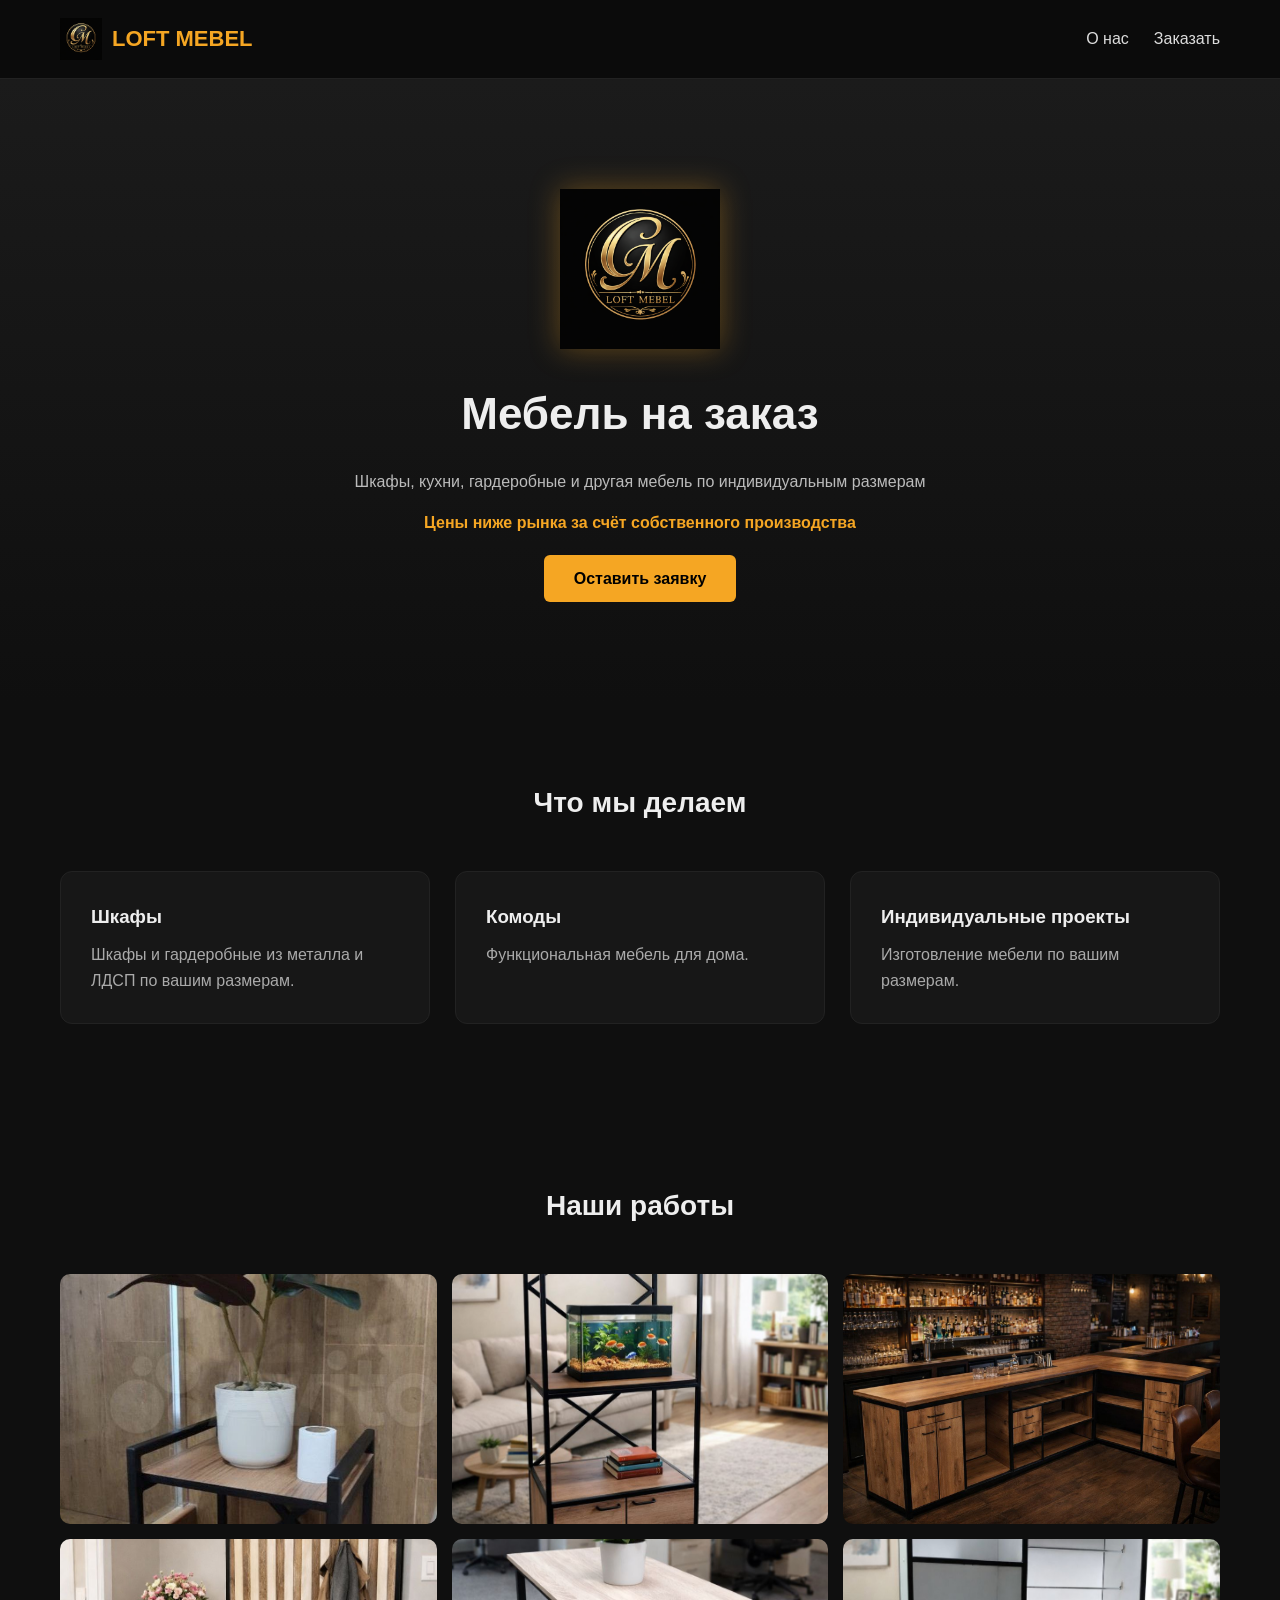
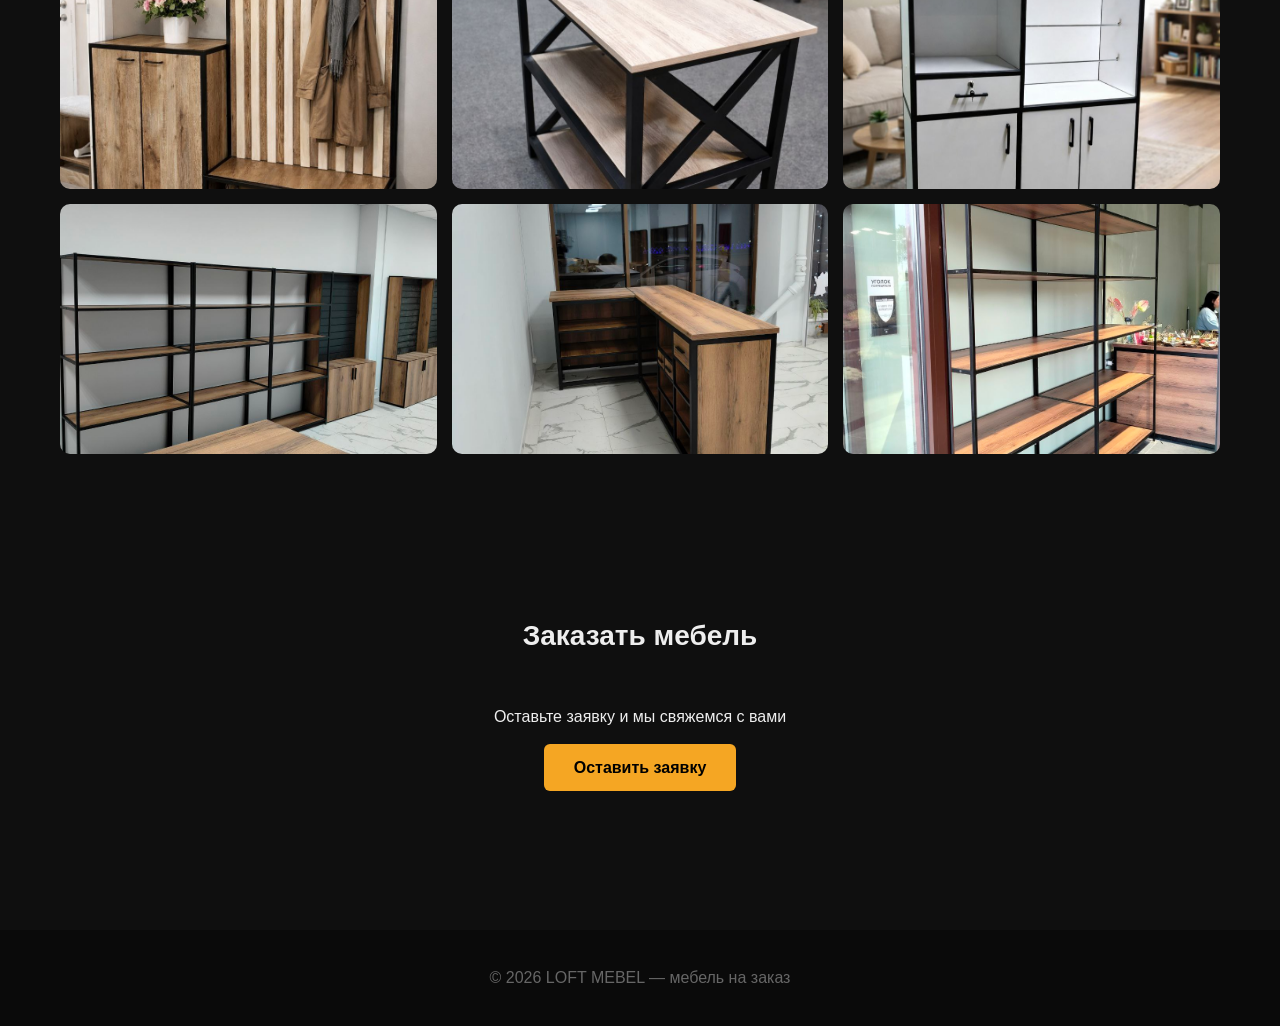
<file: index.html>
<!DOCTYPE html>
<html lang="ru">
<head>
<meta charset="UTF-8">
<meta name="viewport" content="width=device-width, initial-scale=1.0">
<title>LOFT MEBEL — мебель на заказ</title>

<style>

*{
margin:0;
padding:0;
box-sizing:border-box;
font-family:Arial,Helvetica,sans-serif;
}

body{
background:#0f0f0f;
color:#eee;
line-height:1.6;
}

.container{
max-width:1200px;
margin:auto;
padding:0 20px;
}

/* HEADER */

header{
background:#0b0b0b;
border-bottom:1px solid #222;
position:sticky;
top:0;
z-index:1000;
}

nav{
display:flex;
justify-content:space-between;
align-items:center;
padding:18px 0;
}

.logo{
display:flex;
align-items:center;
gap:10px;
font-size:22px;
font-weight:bold;
color:#f5a623;
}

.logo img{
height:42px;
}

nav ul{
display:flex;
gap:25px;
list-style:none;
}

nav a{
color:#ddd;
text-decoration:none;
transition:0.3s;
}

nav a:hover{
color:#f5a623;
}

/* HERO */

.hero{
padding:110px 0;
text-align:center;
background:linear-gradient(180deg,#1b1b1b,#0f0f0f);
}

.hero h1{
font-size:44px;
margin-bottom:20px;
animation:fadeUp 1s ease;
}

.hero p{
color:#bbb;
margin-bottom:15px;
}

.market{
color:#f5a623;
font-weight:bold;
margin-bottom:30px;
}

.btn{
background:#f5a623;
color:#000;
padding:15px 30px;
border-radius:6px;
font-weight:bold;
text-decoration:none;
transition:0.3s;
}

.btn:hover{
transform:scale(1.05);
}

/* SECTIONS */

.section{
padding:80px 0;
}

.section h2{
text-align:center;
margin-bottom:45px;
font-size:28px;
}

/* CARDS */

.grid{
display:grid;
grid-template-columns:repeat(auto-fit,minmax(260px,1fr));
gap:25px;
}

.card{
background:#171717;
padding:30px;
border-radius:12px;
border:1px solid #222;
transition:0.3s;
}

.card:hover{
transform:translateY(-8px);
border-color:#f5a623;
}

.card h3{
margin-bottom:10px;
}

.card p{
color:#aaa;
}

/* GALLERY */

.gallery{
display:grid;
grid-template-columns:repeat(3,1fr);
gap:15px;
}

.gallery img{
width:100%;
height:250px;
object-fit:cover;
border-radius:10px;
transition:0.4s;
cursor:pointer;
}

.gallery img:hover{
transform:scale(1.08);
}

/* LIGHTBOX */

#lightbox{
position:fixed;
top:0;
left:0;
width:100%;
height:100%;
background:rgba(0,0,0,0.95);
display:none;
align-items:center;
justify-content:center;
z-index:2000;
}

#lightbox img{
max-width:90%;
max-height:90%;
border-radius:10px;
}

#lightbox.active{
display:flex;
}

/* CONTACT */

.contact{
text-align:center;
}

/* FOOTER */

footer{
background:#0a0a0a;
padding:35px;
text-align:center;
color:#666;
margin-top:70px;
}

/* ANIMATION */

@keyframes fadeUp{
from{
opacity:0;
transform:translateY(30px);
}
to{
opacity:1;
transform:translateY(0);
}
}

/* MOBILE */

@media(max-width:900px){

.gallery{
grid-template-columns:repeat(2,1fr);
}

.hero h1{
font-size:32px;
}

}

@media(max-width:500px){

.gallery{
grid-template-columns:1fr;
}

nav{
flex-direction:column;
gap:15px;
}

}

.hero-logo{
display:flex;
justify-content:center;
margin-bottom:30px;
animation:fadeUp 1.2s ease;
}

.hero-logo img{
width:160px;
height:160px;
object-fit:contain;
filter:drop-shadow(0 0 15px rgba(245,166,35,0.35));
}

</style>

</head>

<body>

<header>
<div class="container">

<nav>

<div class="logo">
<img src="logo.png">
LOFT MEBEL
</div>

<ul>
<li><a href="about.html">О нас</a></li>
<li><a href="contact.html">Заказать</a></li>
</ul>

</nav>

</div>
</header>


<section class="hero">

<div class="container">

<div class="hero-logo">
<img src="logo.png" alt="LOFT MEBEL">
</div>

<h1>Мебель на заказ</h1>

<p>Шкафы, кухни, гардеробные и другая мебель по индивидуальным размерам</p>

<div class="market">
Цены ниже рынка за счёт собственного производства
</div>

<a class="btn" href="contact.html">Оставить заявку</a>

</div>

</section>


<section class="section">

<div class="container">

<h2>Что мы делаем</h2>

<div class="grid">

<div class="card">
<h3>Шкафы</h3>
<p>Шкафы и гардеробные из металла и ЛДСП по вашим размерам.</p>
</div>

<div class="card">
<h3>Комоды</h3>
<p>Функциональная мебель для дома.</p>
</div>

<div class="card">
<h3>Индивидуальные проекты</h3>
<p>Изготовление мебели по вашим размерам.</p>
</div>

</div>

</div>

</section>


<section class="section">

<div class="container">

<h2>Наши работы</h2>

<div class="gallery">

<img src="1.jpeg">
<img src="2.jpeg">
<img src="3.jpeg">

<img src="4.jpeg">
<img src="5.jpeg">
<img src="6.jpeg">

<img src="7.jpeg">
<img src="8.jpeg">
<img src="9.jpeg">

</div>

</div>

</section>


<section class="section contact">

<div class="container">

<h2>Заказать мебель</h2>

<p>Оставьте заявку и мы свяжемся с вами</p>

<br>

<a class="btn" href="contact.html">Оставить заявку</a>

</div>

</section>


<footer>
<p>© 2026 LOFT MEBEL — мебель на заказ</p>
</footer>


<div id="lightbox">
<img id="lightbox-img">
</div>


<script>

const images = document.querySelectorAll(".gallery img");
const lightbox = document.getElementById("lightbox");
const lightboxImg = document.getElementById("lightbox-img");

images.forEach(img=>{
img.addEventListener("click",()=>{
lightbox.classList.add("active");
lightboxImg.src = img.src;
});
});

lightbox.addEventListener("click",()=>{
lightbox.classList.remove("active");
});

</script>

</body>
</html>
</file>
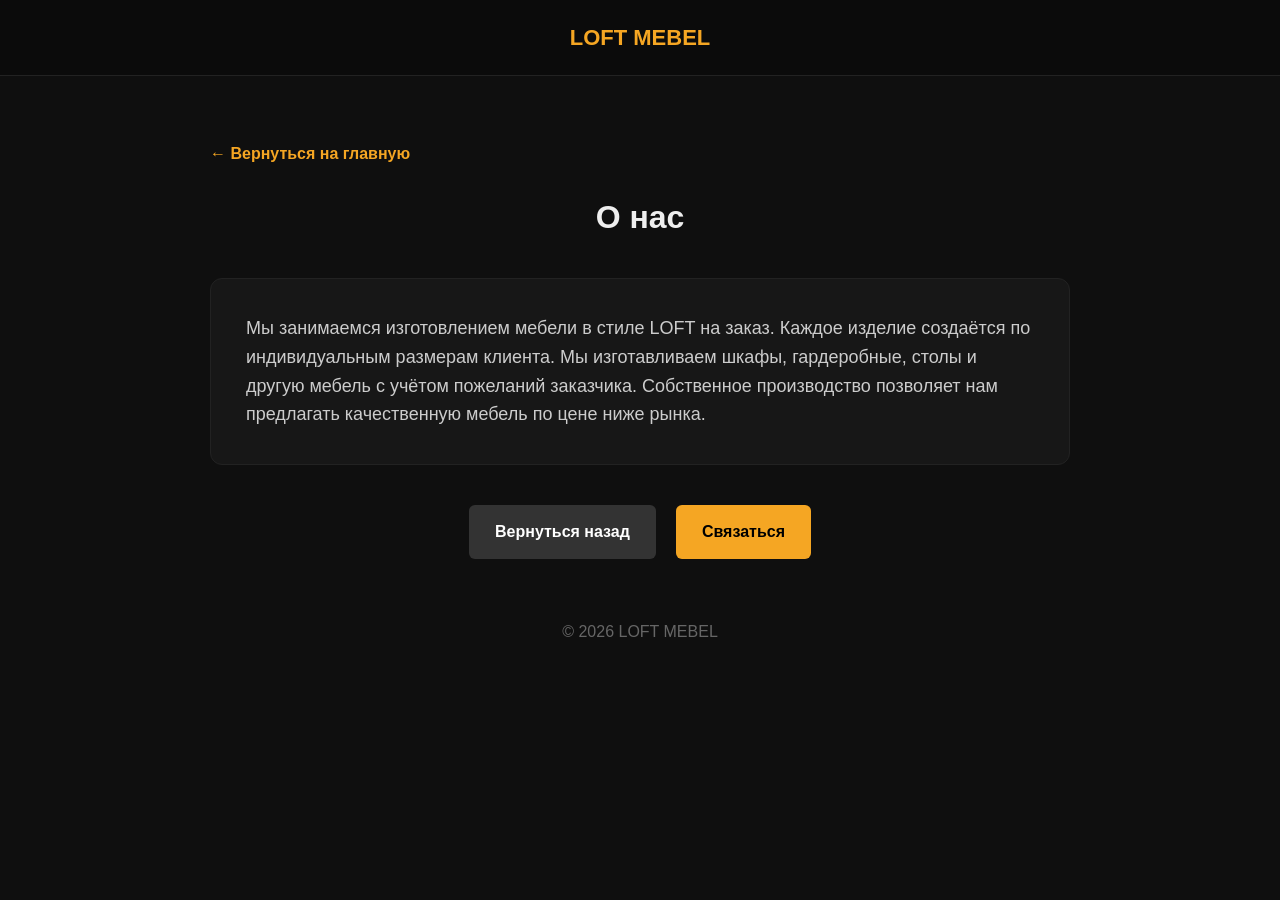
<file: about.html>
<!DOCTYPE html>
<html lang="ru">
<head>
<meta charset="UTF-8">
<meta name="viewport" content="width=device-width, initial-scale=1.0">
<title>О нас — LOFT MEBEL</title>

<style>

*{
margin:0;
padding:0;
box-sizing:border-box;
font-family:Arial,Helvetica,sans-serif;
}

body{
background:#0f0f0f;
color:#eee;
line-height:1.6;
}

.container{
max-width:900px;
margin:auto;
padding:40px 20px;
}

header{
background:#0b0b0b;
border-bottom:1px solid #222;
padding:20px;
text-align:center;
}

.logo{
font-size:22px;
font-weight:bold;
color:#f5a623;
}

.back{
display:inline-block;
margin:25px 0;
color:#f5a623;
text-decoration:none;
font-weight:bold;
}

h1{
text-align:center;
margin-bottom:35px;
}

.about-box{
background:#171717;
border:1px solid #222;
border-radius:12px;
padding:35px;
font-size:18px;
color:#ccc;
margin-bottom:40px;
}

.buttons{
display:flex;
justify-content:center;
gap:20px;
flex-wrap:wrap;
}

.btn{
padding:14px 26px;
border-radius:6px;
text-decoration:none;
font-weight:bold;
transition:0.3s;
}

.home{
background:#333;
color:white;
}

.contact{
background:#f5a623;
color:#000;
}

.btn:hover{
transform:scale(1.05);
}

footer{
margin-top:60px;
text-align:center;
color:#666;
}

</style>

</head>

<body>

<header>
<div class="logo">LOFT MEBEL</div>
</header>

<div class="container">

<a class="back" href="index.html">← Вернуться на главную</a>

<h1>О нас</h1>

<div class="about-box">

Мы занимаемся изготовлением мебели в стиле LOFT на заказ.

Каждое изделие создаётся по индивидуальным размерам клиента.  
Мы изготавливаем шкафы, гардеробные, столы и другую мебель с учётом пожеланий заказчика.

Собственное производство позволяет нам предлагать качественную мебель по цене ниже рынка.

</div>

<div class="buttons">

<a class="btn home" href="index.html">
Вернуться назад
</a>

<a class="btn contact" href="contact.html">
Связаться
</a>

</div>

<footer>
© 2026 LOFT MEBEL
</footer>

</div>

</body>
</html>
</file>
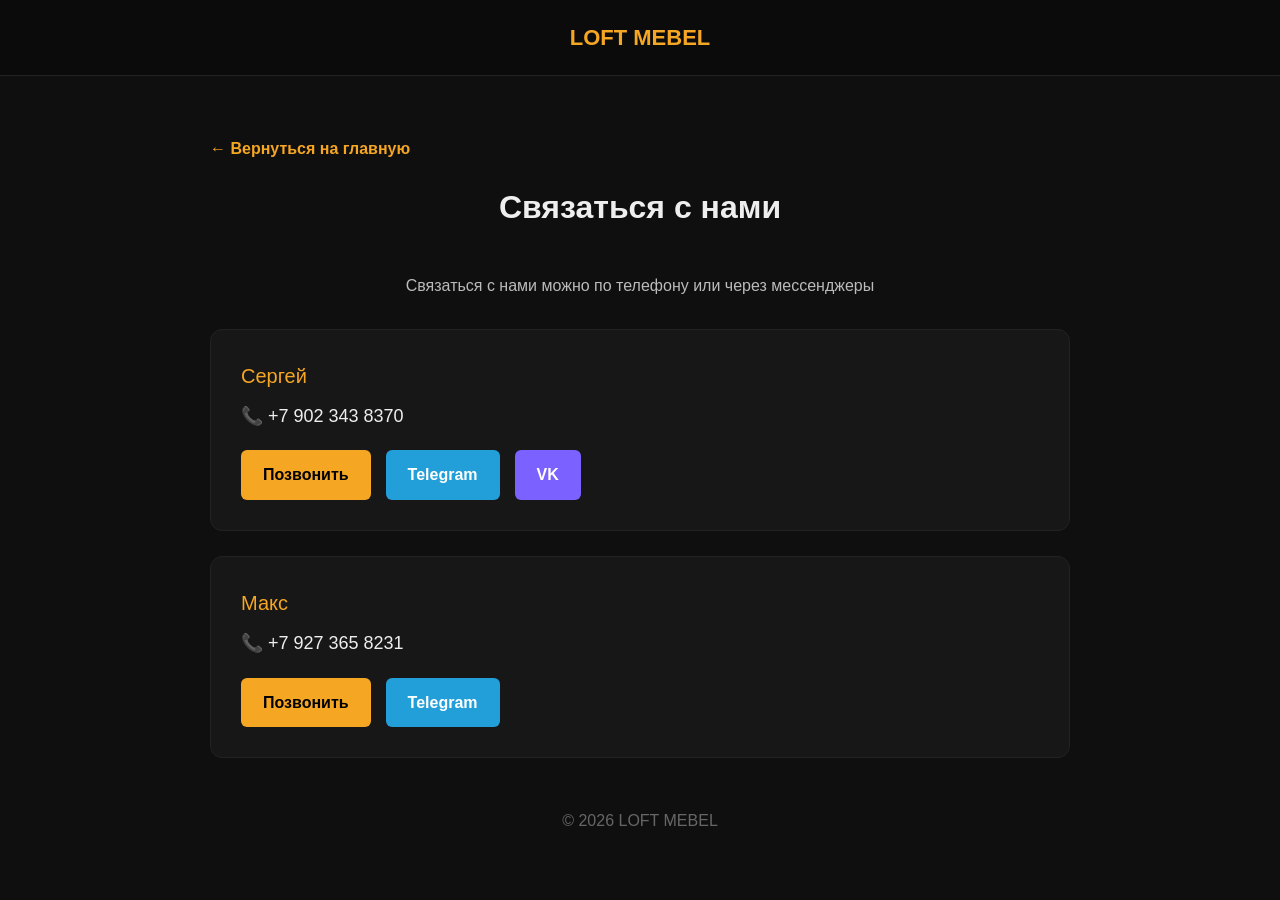
<file: contact.html>
<!DOCTYPE html>
<html lang="ru">
<head>
<meta charset="UTF-8">
<meta name="viewport" content="width=device-width, initial-scale=1.0">
<title>Заказать мебель — LOFT MEBEL</title>

<style>

*{
margin:0;
padding:0;
box-sizing:border-box;
font-family:Arial,Helvetica,sans-serif;
}

body{
background:#0f0f0f;
color:#eee;
line-height:1.6;
}

.container{
max-width:900px;
margin:auto;
padding:40px 20px;
}

header{
background:#0b0b0b;
border-bottom:1px solid #222;
padding:20px;
text-align:center;
}

.logo{
font-size:22px;
font-weight:bold;
color:#f5a623;
}

.back{
display:inline-block;
margin:20px 0;
color:#f5a623;
text-decoration:none;
font-weight:bold;
}

h1{
text-align:center;
margin-bottom:40px;
}

.contact-card{
background:#171717;
border:1px solid #222;
border-radius:12px;
padding:30px;
margin-bottom:25px;
transition:0.3s;
}

.contact-card:hover{
border-color:#f5a623;
transform:translateY(-5px);
}

.name{
font-size:20px;
margin-bottom:10px;
color:#f5a623;
}

.phone{
margin-bottom:20px;
font-size:18px;
}

.buttons{
display:flex;
gap:15px;
flex-wrap:wrap;
}

.btn{
padding:12px 22px;
border-radius:6px;
text-decoration:none;
font-weight:bold;
transition:0.3s;
}

.call{
background:#f5a623;
color:#000;
}

.telegram{
background:#229ED9;
color:white;
}

.max{
background:#7b61ff;
color:white;
}

.btn:hover{
transform:scale(1.05);
}

.info{
text-align:center;
margin-bottom:30px;
color:#bbb;
}

footer{
margin-top:50px;
text-align:center;
color:#666;
}

</style>
</head>

<body>

<header>
<div class="logo">LOFT MEBEL</div>
</header>

<div class="container">

<a class="back" href="index.html">← Вернуться на главную</a>

<h1>Связаться с нами</h1>

<div class="info">
Связаться с нами можно по телефону или через мессенджеры
</div>

<!-- Сергей -->

<div class="contact-card">

<div class="name">Сергей</div>

<div class="phone">
📞 +7 902 343 8370
</div>

<div class="buttons">

<a class="btn call" href="tel:+79023438370">
Позвонить
</a>

<a class="btn telegram" href="https://t.me/+79023438370" target="_blank">
Telegram
</a>

<a class="btn max" href="https://vk.com/id782903013" target="_blank">
VK
</a>

</div>

</div>

<!-- Макс -->

<div class="contact-card">

<div class="name">Макс</div>

<div class="phone">
📞 +7 927 365 8231
</div>

<div class="buttons">

<a class="btn call" href="tel:+79273658231">
Позвонить
</a>

<a class="btn telegram" href="https://t.me/+79273658231" target="_blank">
Telegram
</a>

</div>

</div>

<footer>
© 2026 LOFT MEBEL
</footer>

</div>

</body>
</html>
</file>
